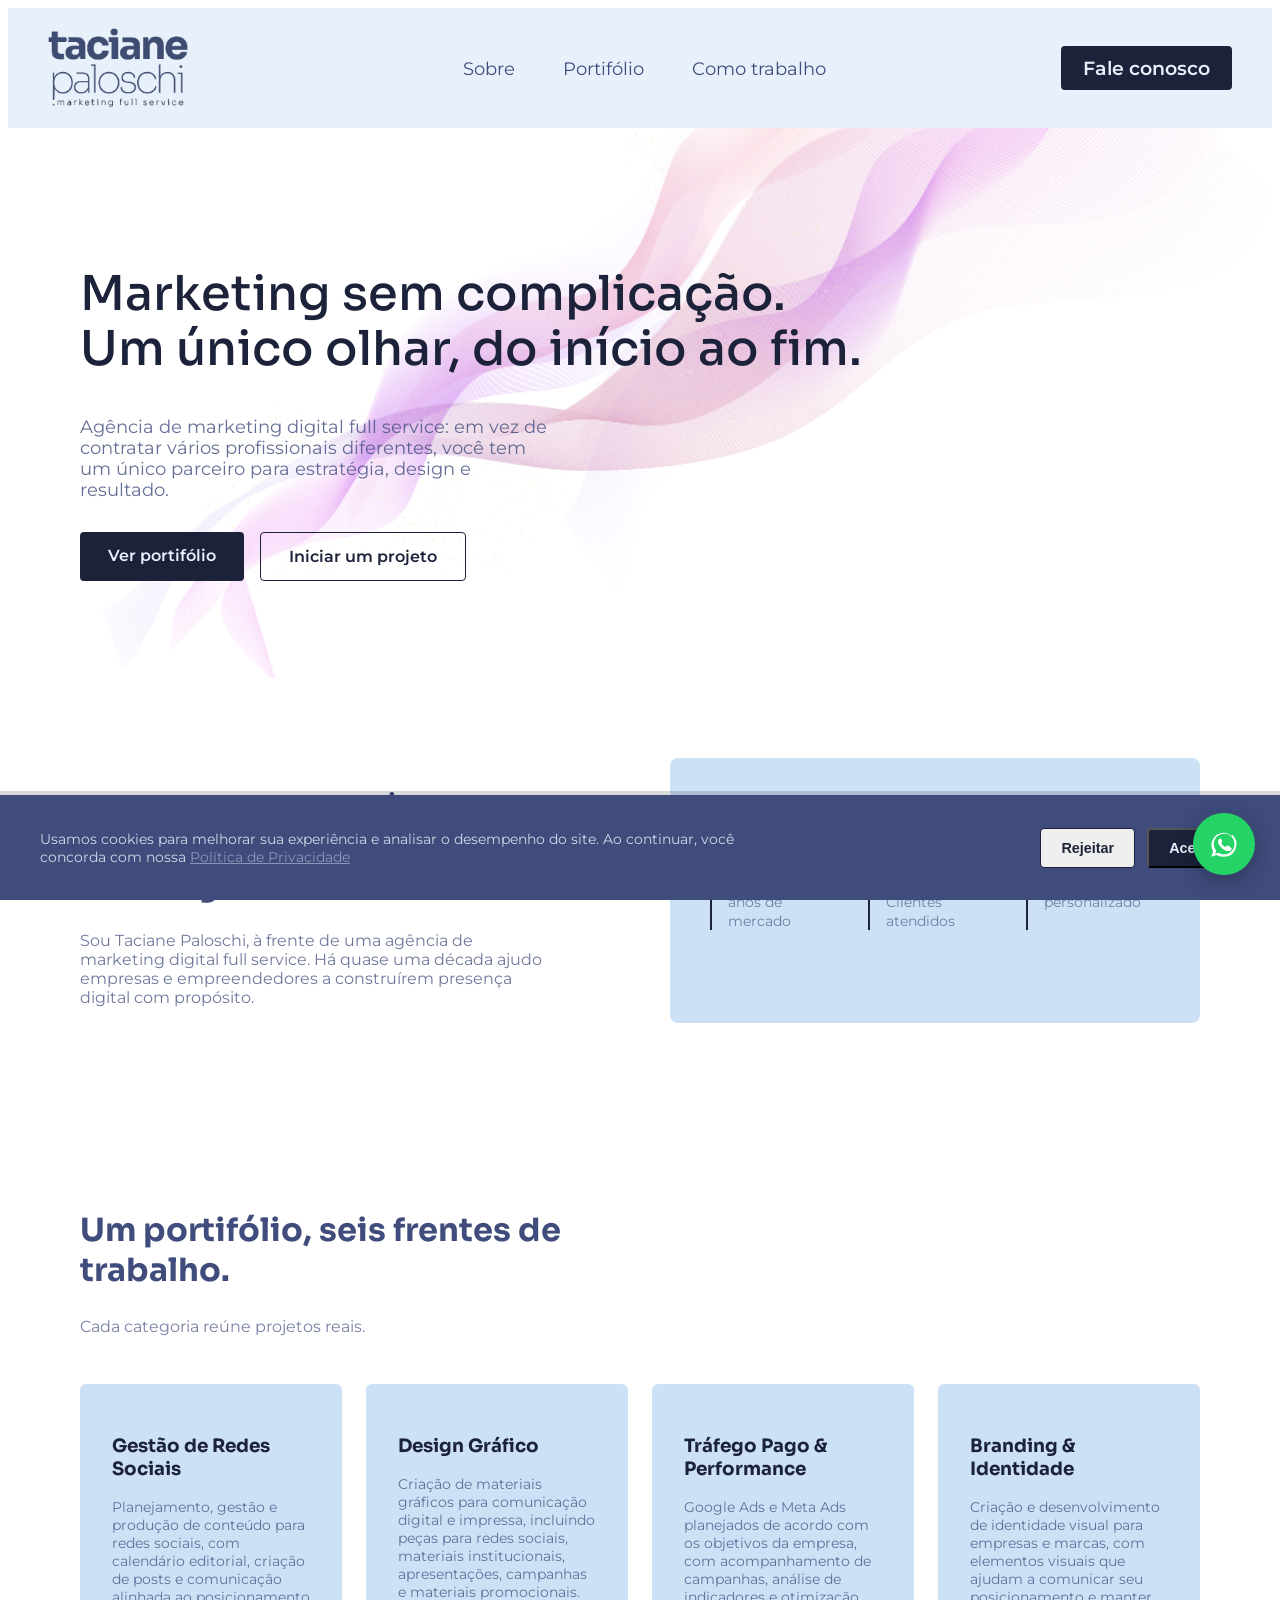
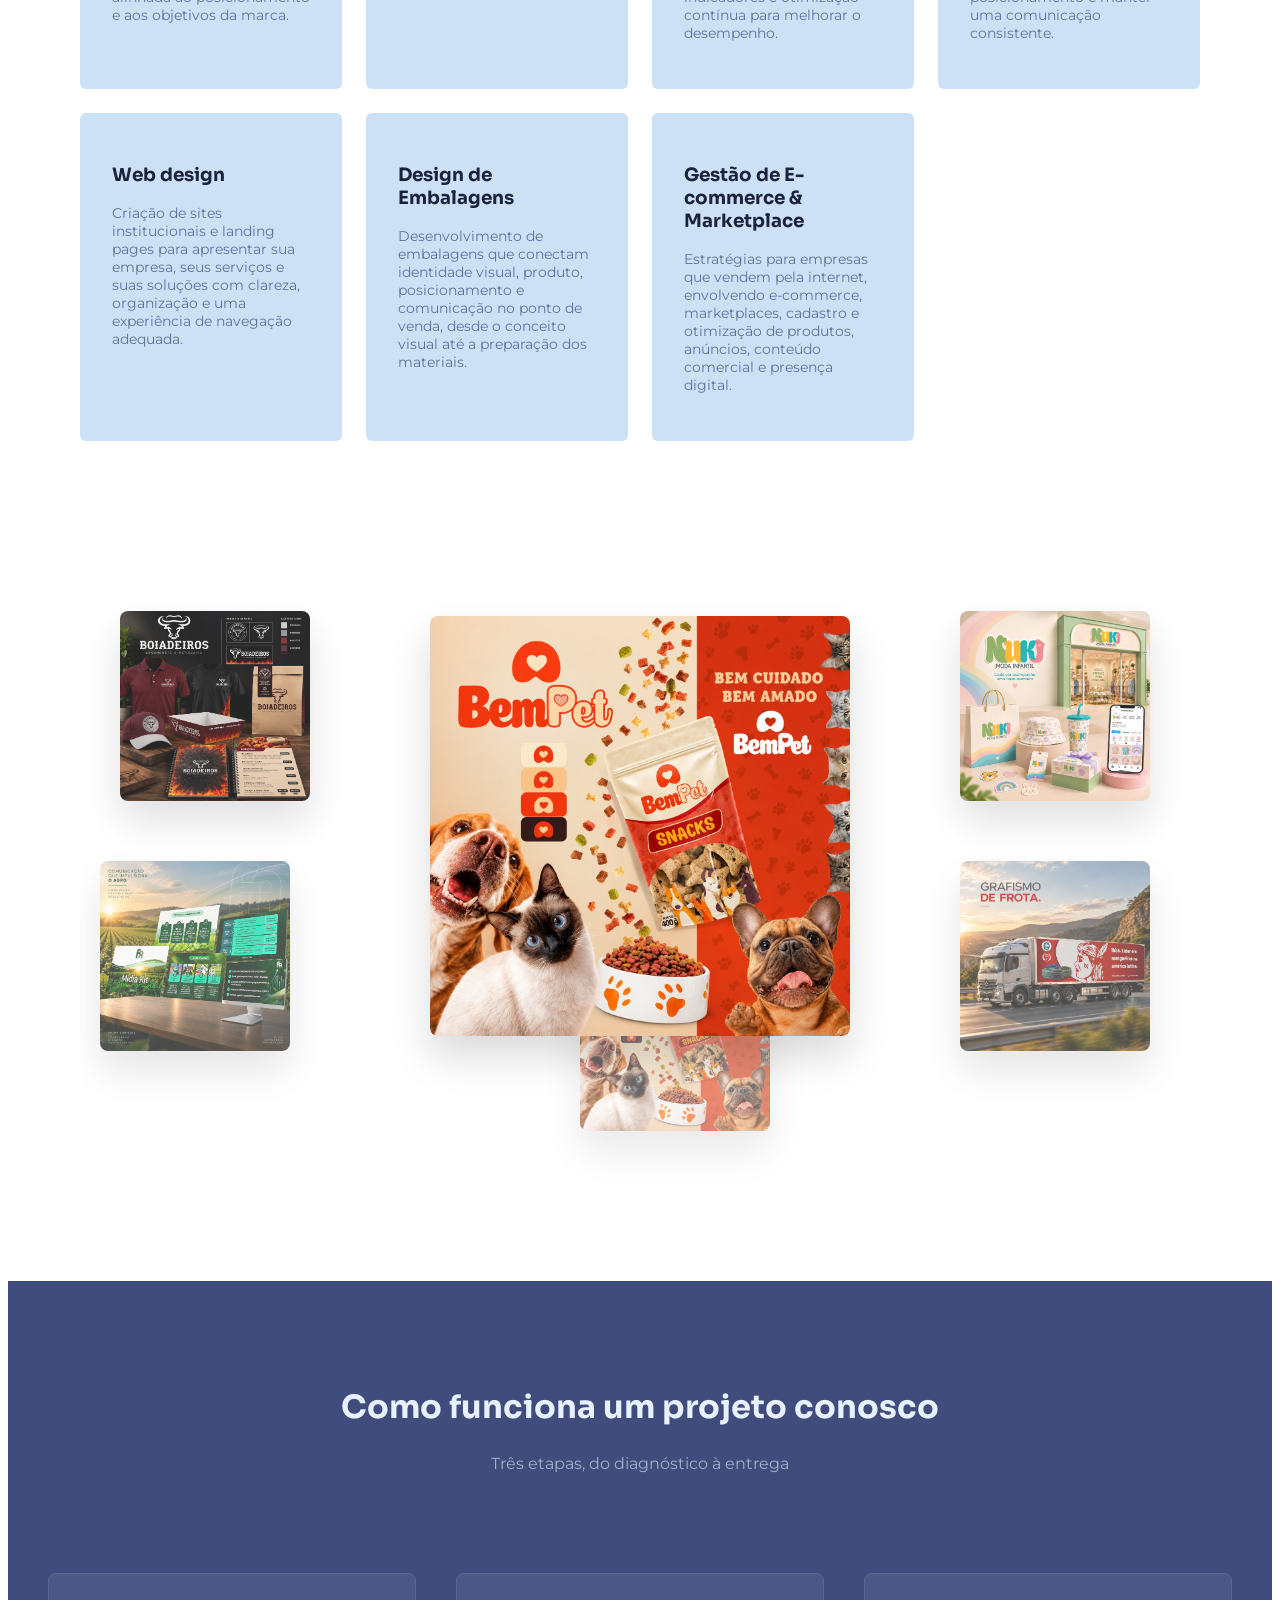
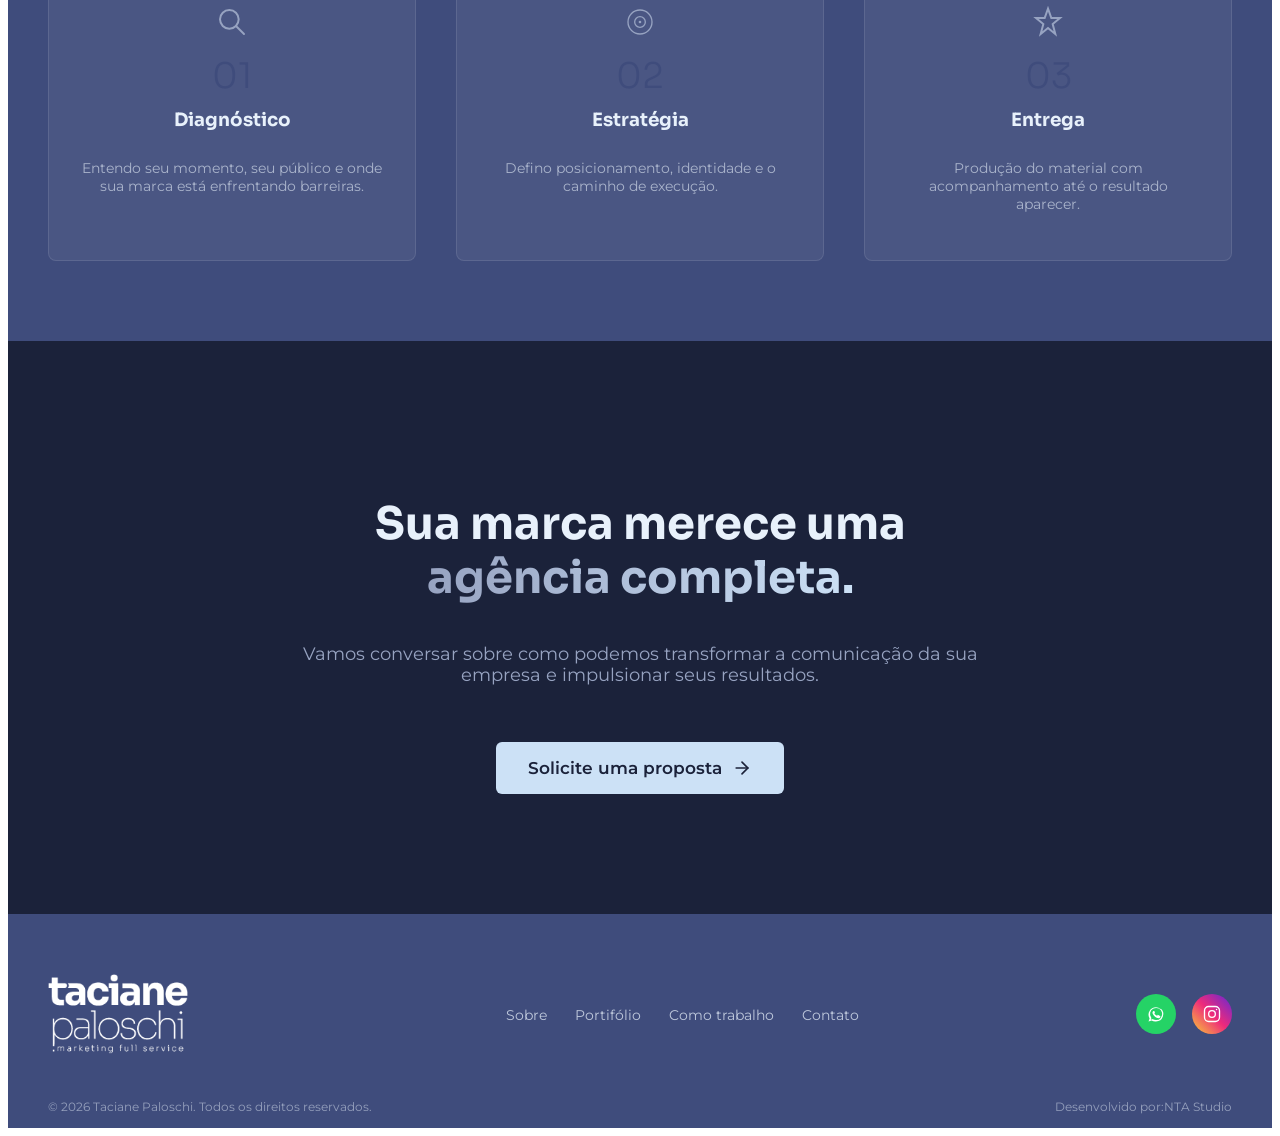
<file: index.html>
<!DOCTYPE html>
<html lang="pt-BR">
<head>
    <meta charset="UTF-8">
    <meta name="viewport" content="width=device-width, initial-scale=1.0">
    <meta name="description" content="Agência full service de marketing digital. Gestão de redes sociais, tráfego pago, identidade visual e sites em um só lugar.">
    <title>Taciane Paloschi | Marketing Digital</title>
    <link rel="icon" type="image/png" href="images/favicon.png">

    <meta property="og:title" content="Taciane Paloschi | Marketing digital">
    <meta property="og:description" content="Agência full service de marketing digital. Gestão de redes sociais, tráfego pago, identidade visual e sites em um só lugar.">
    <meta property="og:image" content="https://tacianepaloschi.lp.com.br/images/og-image.jpg">
    <meta property="og:url" content="https://tacianepaloschi.lp.com.br">
    <meta property="og:type" content="website">
    <meta property="og:locale" content="pt_BR">


    <link rel="preconnect" href="https://fonts.googleapis.com">
    <link rel="preconnect" href="https://fonts.gstatic.com" crossorigin>
    <link href="https://fonts.googleapis.com/css2?family=Montserrat:wght@400;500;600;700&family=Sora:wght@300;400;500;600&display=swap" rel="stylesheet">
    <link rel="stylesheet" href="style.css">


</head>

<a href="http://wa.me/46999825942" class="whatsapp-flutuante" target="_blank" rel="noopener noreferrer" aria-label="Falar pelo Whatsapp">
    <svg viewBox="0 0 24 24" fill="currentColor" aria-hidden="true">
        <path d="M17.6 6.3A8.9 8.9 0 0 0 12 4a8.9 8.9 0 0 0-7.7 13.4L3 21l3.7-1.2A8.9 8.9 0 0 0 12 21a8.9 8.9 0 0 0 5.6-15.7zM12 19.3a7.3 7.3 0 0 1-3.7-1l-.3-.2-2.2.7.7-2.1-.2-.3A7.3 7.3 0 1 1 12 19.3zm4-5.5c-.2-.1-1.3-.6-1.5-.7-.2-.1-.3-.1-.5.1-.1.2-.5.7-.6.8-.1.1-.2.1-.4 0-.2-.1-.9-.3-1.7-1a6.3 6.3 0 0 1-1.2-1.5c-.1-.2 0-.3.1-.4l.3-.4.2-.3v-.3l-.6-1.5c-.2-.4-.3-.3-.5-.3h-.4c-.1 0-.4 0-.6.3-.2.2-.8.8-.8 1.9s.9 2.2 1 2.3c.1.2 1.7 2.6 4 3.6.6.2 1 .4 1.4.5.6.2 1.1.1 1.5.1.5-.1 1.3-.5 1.5-1 .2-.5.2-.9.1-1z"></path>
    </svg>
</a>

<body>


   <header class="site-header">
    <nav class="navbar">
        <img src="images/logo.png" alt="Taciane Paloschi" class="logo">

        <button class="menu-toggle" id="menuToggle" aria-label="Abrir Menu">
            <svg viewBox="0 0 24 24" fill="none" stroke="currentColor" stroke-width="2" stroke-linecap="round">
                <line x1="3" y1="6" x2="21" y2="6"></line>
                <line x1="3" y1="12" x2="21" y2="12"></line>
                <line x1="3" y1="18" x2="21" y2="18"></line>
            </svg>
        </button>

        <ul class="nav-links" id="navLinks">
            <li><a href="#sobre">Sobre</a></li>
            <li><a href="#portfolio">Portifólio</a></li>
            <li><a href="#processo">Como trabalho</a></li>
        </ul>

        <a href="#contato" class="btn-nav">Fale conosco</a>
    </nav>
   </header> 


   <section class="hero">
    <div class="hero-content">
     <div class="hero-text">
        <h1>Marketing sem complicação. <br>Um único olhar, do início ao fim.</h1>
        <p>Agência de marketing digital full service: em vez de contratar vários profissionais diferentes, você tem um único parceiro para estratégia, design e resultado.</p>
        <div class="hero-actions">
            <a href="#portfolio" class="btn-primary">Ver portifólio</a>
            <a href="#contato" class="btn-outline">Iniciar um projeto</a>
        </div>
     </div>
    </div>
   </section>


   <section class="about" id="sobre">
    <div class="about-text">
        <h2>marcas que comunicam com verdade e crescem com estratégia.</h2>
        <p>Sou Taciane Paloschi, à frente de uma agência de marketing digital full service. Há quase uma década ajudo empresas e empreendedores a construírem presença digital com propósito.</p> 
    </div>


    <div class="stats-panel">
        <div class="stats">
            <div class="stat">
                <strong class="stat-number" data-target="8" data-prefix="+" data-pad="2">+00</strong>
                <span>anos de mercado</span>
            </div>
            <div class="stat">
                <strong class="stat-number" data-target="80" data-prefix="+" data-pad="2">+00</strong>
                <span>Clientes atendidos</span>
            </div>
            <div class="stat">
                <strong class="stat-number" data-target="100" data-suffix="%">0%</strong>
                <span>personalizado</span>
            </div>
        </div>
    </div>
   </section>


   <section class="portfolio" id="portfolio">
    <div class="section-head">
        <h2>Um portifólio, seis frentes de trabalho.</h2>
        <p>Cada categoria reúne projetos reais.</p>
    </div>

    <div class="portfolio-grid">
        <a href="#contato" class="p-card">
            <h3>Gestão de Redes Sociais</h3>
            <p>Planejamento, gestão e produção de conteúdo para redes sociais, com calendário editorial, criação de posts e comunicação alinhada ao posicionamento e aos objetivos da marca.</p>
        </a>
        <a href="#contato" class="p-card">
            <h3>Design Gráfico</h3>
            <p>Criação de materiais gráficos para comunicação digital e impressa, incluindo peças para redes sociais, materiais institucionais, apresentações, campanhas e materiais promocionais.</p>
        </a>
        <a href="#contato" class="p-card">
            <h3>Tráfego Pago &amp; Performance</h3>
            <p>Google Ads e Meta Ads planejados de acordo com os objetivos da empresa, com acompanhamento de campanhas, análise de indicadores e otimização contínua para melhorar o desempenho.</p>
        </a>
        <a href="#contato" class="p-card">
            <h3>Branding &amp; Identidade</h3>
            <p>Criação e desenvolvimento de identidade visual para empresas e marcas, com elementos visuais que ajudam a comunicar seu posicionamento e manter uma comunicação consistente.</p>
        </a>
        <a href="#contato" class="p-card">
            <h3>Web design</h3>
            <p>Criação de sites institucionais e landing pages para apresentar sua empresa, seus serviços e suas soluções com clareza, organização e uma experiência de navegação adequada.</p>
        </a>
        <a href="#contato" class="p-card">
            <h3>Design de Embalagens</h3>
            <p>Desenvolvimento de embalagens que conectam identidade visual, produto, posicionamento e comunicação no ponto de venda, desde o conceito visual até a preparação dos materiais.</p>
        </a>
        <a href="#contato" class="p-card">
            <h3>Gestão de E-commerce & Marketplace</h3>
            <p>Estratégias para empresas que vendem pela internet, envolvendo e-commerce, marketplaces, cadastro e otimização de produtos, anúncios, conteúdo comercial e presença digital.</p>
        </a>
    </div>
   </section>


   <section class="mosaic-section" id="mosaico">
    <div class="mosaic-wrapper">
        <div class="mosaic" id="mosaicTrack">
            <img src="images/mosaico-1.jpeg" class="mosaic-item" alt="projeto de branding">
            <img src="images/mosaico-2.jpeg" class="mosaic-item" alt="projeto de redes sociais">
            <img src="images/mosaico-3.jpeg" class="mosaic-item" alt="projeto de web design">
            <img src="images/mosaico-4.jpeg" class="mosaic-item" alt="projeto de embalagem">
            <img src="images/mosaico-5.jpeg" class="mosaic-item" alt="projeto de design gráfico">
            <img src="images/mosaico-6.jpeg" class="mosaic-item" alt="projeto de e-commerce">
        </div>

        <button class="mosaic-arrow mosaic-arrow-left" id="mosaicPrev" aria-label="Imagem anterior">
            <svg viewBox="0 0 24 24" fill="none" stroke="currentColor" stroke-width="2" stroke-linecap="round">
                <polyline points="18 18 9 12 15 6"></polyline>
            </svg>
        </button>

        <button class="mosaic-arrow mosaic-arrow-right" id="mosaicNext" aria-label="Próxima imagem">
            <svg viewBox="0 0 24 24" fill="none" stroke="currentColor" stroke-width="2" stroke-linecap="round">
                <polyline points="9 18 15 12 9 6"></polyline>
            </svg>
        </button>
    </div>
   </section>


   <section class="process" id="processo">
    <div class="section-head">
        <h2>Como funciona um projeto conosco</h2>
        <p>Três etapas, do diagnóstico à entrega</p>
    </div>


    <div class="process-list">
        <div class="step">
            <svg class="step-icon" viewBox="0 0 24 24" fill="none" stroke="currentColor" stroke-width="1.5" stroke-linecap="round">
                <circle cx="10" cy="10" r="7"></circle>
                <line x1="21" y1="21" x2="15" y2="15"></line>
            </svg>
            <span class="step-number">01</span>
            <h3>Diagnóstico</h3>
            <p>Entendo seu momento, seu público e onde sua marca está enfrentando barreiras.</p>
        </div>
        <div class="step">
            <svg class="step-icon" viewBox="0 0 24 24" fill="none" stroke="currentColor" stroke=-width=1.5>
                <circle cx="12" cy="12" r="9"></circle>
                <circle cx="12" cy="12" r="4"></circle>
                <circle cx="12" cy="12" r="0.5" fill="currentColor"></circle>
            </svg>
            <span class="step-number">02</span>
            <h3>Estratégia</h3>
            <p>Defino posicionamento, identidade e o caminho de execução.</p>
        </div>
        <div class="step">
            <svg class="step-icon" viewBox="0 0 24 24" fill="none" stroke="currentColor" stroke-width="1.5">
                <path d="M12 2l2.5 7H21l-5.5 4.5L17.5 21 12 16.5 6.5 21l2-7.5L3 9h6.5z"></path>
            </svg>
            <span class="step-number">03</span>
            <h3>Entrega</h3>
            <p>Produção do material com acompanhamento até o resultado aparecer.</p>
        </div>
    </div>
   </section>


   <section class="cta-final" id="contato">
    <div class="cta-content">
        <h2>Sua marca merece uma <span class="gradient-text">agência completa.</span></h2>
        <p>Vamos conversar sobre como podemos transformar a comunicação da sua empresa e impulsionar seus resultados.</p>
        <a href="https://wa.me/46999825942" class="btn-cta-final" target="_blank" rel="noopener">Solicite uma proposta
            <svg viewBox="0 0 24 24" fill="none" stroke="currentColor" stroke-width="2" stroke-linecap="round">
                <line x1="5" y1="12" x2="19" y2="12"></line>
                <polyline points="12 5 19 12 12 19"></polyline>
            </svg>
        </a>
    </div>
   </section>

   <footer class="site-footer">
    <div class="footer-top">
        <img src="images/logo-footer.png" alt="Taciane Paloschi" class="footer-logo">

        <ul class="footer-links">
            <li><a href="#sobre">Sobre</a></li>
            <li><a href="#portfolio">Portifólio</a></li>
            <li><a href="#processo">Como trabalho</a></li>
            <li><a href="#contato">Contato</a></li>
        </ul>

        <div class="social-icons">
            <a href="https://wa.me/46999825942" class="social-icon whatsapp" target="_blank" rel="noopener" aria-label="whatsapp">
                <svg viewBox="0 0 24 24" fill="currentColor">
                    <path d="M17.6 6.3A8.9 8.9 0 0 0 12 4a8.9 8.9 0 0 0-7.7 13.4L3 21l3.7-1.2A8.9 8.9 0 0 0 12 21a8.9 8.9 0 0 0 5.6-15.7zM12 19.3a7.3 7.3 0 0 1-3.7-1l-.3-.2-2.2.7.7-2.1-.2-.3A7.3 7.3 0 1 1 12 19.3zm4-5.5c-.2-.1-1.3-.6-1.5-.7-.2-.1-.3-.1-.5.1-.1.2-.5.7-.6.8-.1.1-.2.1-.4 0-.2-.1-.9-.3-1.7-1a6.3 6.3 0 0 1-1.2-1.5c-.1-.2 0-.3.1-.4l.3-.4.2-.3v-.3l-.6-1.5c-.2-.4-.3-.3-.5-.3h-.4c-.1 0-.4 0-.6.3-.2.2-.8.8-.8 1.9s.9 2.2 1 2.3c.1.2 1.7 2.6 4 3.6.6.2 1 .4 1.4.5.6.2 1.1.1 1.5.1.5-.1 1.3-.5 1.5-1 .2-.5.2-.9.1-1z"></path>
                </svg>
            </a>

            <a href="https://www.instagram.com/tpagenciamarketing/" class="social-icon instagram" target="_blank" rel="noopener" aria-label="Instagram">
                <svg viewBox="0 0 24 24" fill="none" stroke="currentColor" stroke-width="1.6">
                    <rect x="3" y="3" width="18" height="18" rx="5"></rect>
                    <circle cx="12" cy="12" r="4"></circle>
                    <circle cx="17.5" cy="6.5" r="0.9" fill="currentColor" stroke="none"></circle>
                </svg>
            </a>
        </div>
    </div>

    <div class="footer-bottom">
        <p class="footer-copy">&copy; 2026 Taciane Paloschi. Todos os direitos reservados.</p>
        <p class="footer-credit">Desenvolvido por:<a href="https://www.instagram.com/neumann_ademir/" target="_blank" rel="noopener noreferrer">NTA Studio</a></p>
    </div>
   </footer>
   
   <div class="cookie-banner" id="cookieBanner">
    <p>Usamos cookies para melhorar sua experiência e analisar o desempenho do site. Ao continuar, você concorda com nossa <a href="politica-privacidade.html">Política de Privacidade</a></p>
    <div class="cookie-actions">
        <button class="btn-outline btn-cookie" id="cookieReject">Rejeitar</button>
        <button class="btn-primary btn-cookie" id="cookieAccept">Aceitar</button>
    </div>
   </div>

   <script src="script.js"></script>

</body>
</html>
</file>
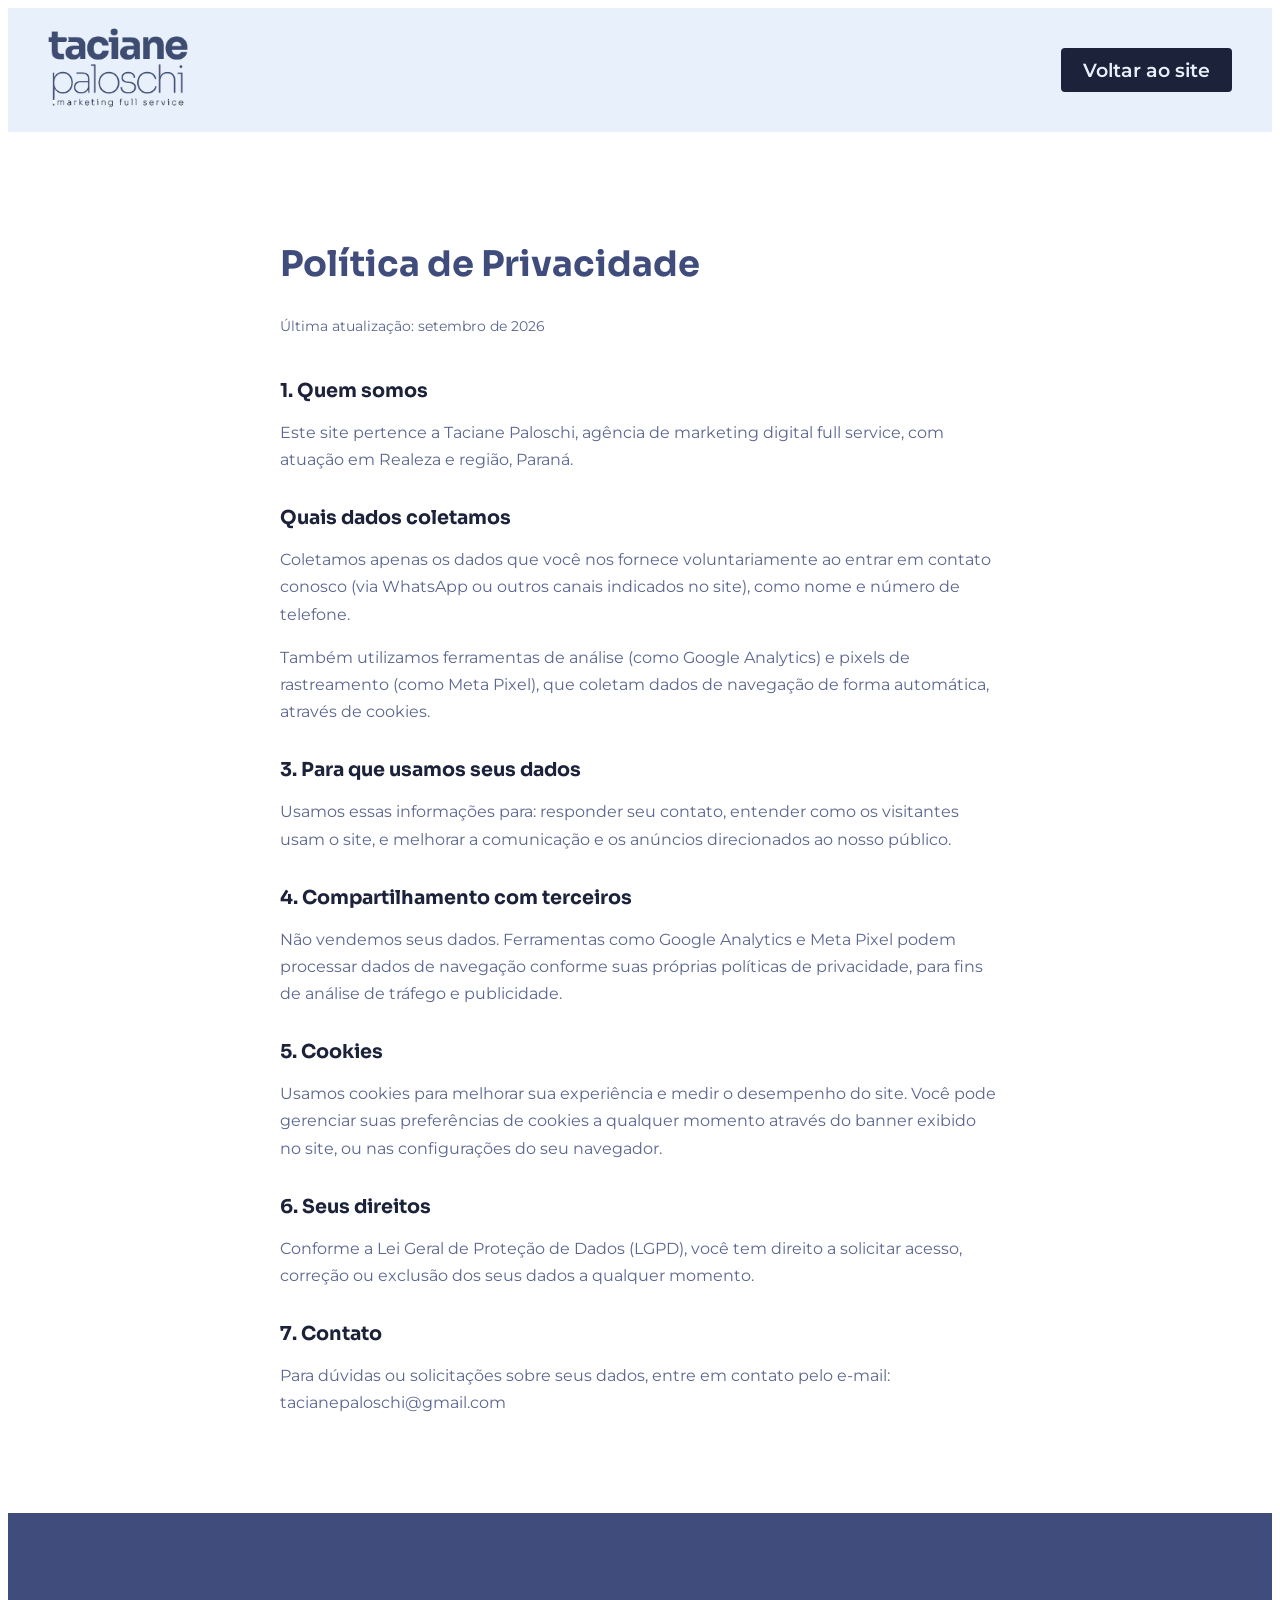
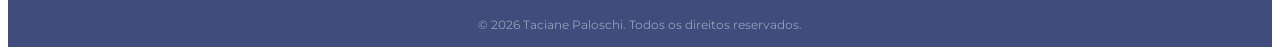
<file: politica-privacidade.html>
<!DOCTYPE html>
<html lang="pt-BR">
<head>
    <meta charset="UTF-8">
    <meta name="viewport" content="width=device-width, initial-scale=1.0">
    <title>Política de Privacidade | Taciane Paloschi</title>

    <link rel="preconnect" href="https://fonts.googleapis.com">
    <link rel="preconnect" href="https://fonts.gstatic.com" crossorigin>
    <link href="https://fonts.googleapis.com/css2?family=Montserrat:wght@400;500;600;700&family=Sora:wght@300;400;500;600&display=swap" rel="stylesheet">
    <link rel="stylesheet" href="style.css">
</head>
<body>
    <header class="site-header">
        <nav class="navbar">
            <a href="index.html"><img src="images/logo.png" alt="Taciane Paloschi" class="logo"></a>
            <a href="index.html" class="btn-nav">Voltar ao site</a>
        </nav>
    </header>

    <section class="legal-page">
        <div class="legal-content">
            <h1>Política de Privacidade</h1>
            <p class="legal-updated">Última atualização: setembro de 2026</p>

            <h2>1. Quem somos</h2>
            <p>Este site pertence a Taciane Paloschi, agência de marketing digital full service, com atuação em Realeza e região, Paraná.</p>

            <h2>Quais dados coletamos</h2>
            <p>Coletamos apenas os dados que você nos fornece voluntariamente ao entrar em contato conosco (via WhatsApp ou outros canais indicados no site), como nome e número de telefone.</p>
            <p>Também utilizamos ferramentas de análise (como Google Analytics) e pixels de rastreamento (como Meta Pixel), que coletam dados de navegação de forma automática, através de cookies.</p>

            <h2>3. Para que usamos seus dados</h2>
            <p>Usamos essas informações para: responder seu contato, entender como os visitantes usam o site, e melhorar a comunicação e os anúncios direcionados ao nosso público.</p>

            <h2>4. Compartilhamento com terceiros</h2>
            <p>Não vendemos seus dados. Ferramentas como Google Analytics e Meta Pixel podem processar dados de navegação conforme suas próprias políticas de privacidade, para fins de análise de tráfego e publicidade.</p>

            <h2>5. Cookies</h2>
            <p>Usamos cookies para melhorar sua experiência e medir o desempenho do site. Você pode gerenciar suas preferências de cookies a qualquer momento através do banner exibido no site, ou nas configurações do seu navegador.</p>

            <h2>6. Seus direitos</h2>
            <p>Conforme a Lei Geral de Proteção de Dados (LGPD), você tem direito a solicitar acesso, correção ou exclusão dos seus dados a qualquer momento.</p>

            <h2>7. Contato</h2>
            <p>Para dúvidas ou solicitações sobre seus dados, entre em contato pelo e-mail: tacianepaloschi@gmail.com</p>
        </div>

    </section>

    <footer class="site-footer">
        <div class="footer-bottom legal-footer">
            <p class="footer-copy">&copy; 2026 Taciane Paloschi. Todos os direitos reservados.</p>
        </div>
    </footer>

    <div class="cookie-banner" id="cookieBanner">
        <p>Usamos cookies para melhorar sua experiência e analisar o desempenho do site. Ao continuar, você concorda com nossa <a href="politica-privacidade.html">Política de Privacidade</a></p>
        <div class="cookie-actions">
            <button class="btn-outline btn-cookie" id="cookieReject">Recusar</button>
            <button class="btn-primary btn-cookie" id="cookieAccept">Aceitar</button>
        </div>    
    </div>

    <script src="script.js"></script>

</body>
</html>
</file>
<file: style.css>
* {
    box-sizing: border-box;
}


:root {
    --color-dark: #3f4c7c;
    --color-primary-hover: #97a3c1;
    --color-primary: #1b223a;
    --color-surface: #cce1f6;
    --color-light: #e8f1fb;
}


body {
    font-family: 'Montserrat', sans-serif;
    color: var(--color-dark);
}


/* ================== */
/* HEADER */
/* ================== */


.navbar {
    position: relative;
    display: flex;
    align-items: center;
    justify-content: space-between;
    padding: 20px 40px;
    background-color: var(--color-light);
}


.nav-links {
    display: flex;
    gap: 48px;
    list-style: none;
}


.logo {
    width: 140px;
    height: auto;
}


.nav-links a {
    font-size: 1.1rem;
    text-decoration: none;
    color: var(--color-dark);
}


.nav-links a:visited {
    color: var(--color-dark);
}


.btn-nav {
    background-color: var(--color-primary);
    color: var(--color-light);
    padding: 10px 22px;
    border-radius: 4px;
    text-decoration: none;
    font-weight: 600;
    font-size: 1.2rem;
    transition: background-color 0.2s ease;
}


.btn-nav:hover {
    background-color: var(--color-primary-hover);
}


.menu-toggle {
    display: none;
    background: none;
    border: none;
    cursor: pointer;
    color: var(--color-dark);
    width: 32px;
    height: 32px;
}

/* Header reponsivo */
@media (max-width: 768px) {
    .menu-toggle {
        display: block;
    }

    .nav-links {
        display: none;
        position: absolute;
        top: 100%;
        left: 0;
        width: 100%;
        flex-direction: column;
        background-color: var(--color-light);
        padding: 20px 40px;
        gap: 20px;
    }


    .nav-links.open {
        display: flex;
    }
}


/* ================== */
/* HERO */
/* ================== */


.hero {
    background-image: url('images/hero.png');
    background-size: cover;
    background-position: center;
    background-repeat: no-repeat;
    min-height: 50ch;
    display: flex;
    align-items: center;
}


.hero-content {
    width: 100%;
    max-width: 1200px;
    margin: 0 auto;
    padding: 0 40px;
}


.hero-text h1 {
    font-family: 'Sora';
    font-size: 3rem;
    font-weight: 500;
    line-height: 1.15;
    color: var(--color-primary);
}


.hero-text h1 em {
    font-style: italic;
    font-weight: 300;
    color: var(--color-primary);
}


.hero-text p {
    font-size: 1.1rem;
    opacity: 0.8;
    margin-top: 20px;
    max-width: 40ch;
}


.hero-actions {
    display: flex;
    gap: 16px;
    margin-top: 32px;
}


.btn-primary {
    background-color: var(--color-primary);
    color: var(--color-light);
    padding: 14px 28px;
    border-radius: 4px;
    text-decoration: none;
    font-weight: 600;
}


.btn-outline {
    border: 1.5px solid var(--color-primary);
    color: var(--color-primary);
    padding: 14px 28px;
    border-radius: 4px;
    text-decoration: none;
    font-weight: 600;
}


/* Hero responsivo */
@media (max-width:768px) {
    .hero {
        min-height: 40ch;
    }


    .hero-content {
        padding: 0 24px;
    }


    .hero-text h1 {
        font-size: 2rem;
    }


    .hero-text p {
        font-size: 1rem;
        max-width: 100%;
    }


    .hero-actions {
        flex-direction: column;
        align-items: stretch;
    }


    .btn-primary,
    .btn-outline {
        text-align: center;
    }
}


/* ================== */
/* SOBRE */
/* ================== */


.about {
    display: grid;
    grid-template-columns: 1fr 1fr;
    gap: 60px;
    padding: 80px 40px;
    max-width: 1200px;
    margin: 0 auto;
    align-items: stretch;
}


.stats-panel {
    background-color: var(--color-surface);
    border-radius: 8px;
    padding: 40px;
    display: flex;
    align-items: center;
}


.about-text h2 {
    font-family: 'Sora';
    font-size: 2rem;
    font-weight: 500;
    color: var(--color-dark);
    line-height: 1.25;
}


.about-text p {
    margin-top: 20px;
    opacity: 0.75;
    max-width: 42ch;
}


.stats {
    display: grid;
    grid-template-columns: repeat(3, 1fr);
    gap: 24px;
    width: 100%;
}


.stat {
    border-left: 2px solid var(--color-primary);
    padding-left: 16px;
}


.stat strong {
    display: block;
    font-family: 'Sora';
    font-size: 2rem;
    color: var(--color-dark);
}


.stat span {
    font-size: 0.85rem;
    opacity: 0.65;
}


/* Sobre responsivo */
@media (max-width: 768px) {
    .about {
        grid-template-columns: 1fr;
        padding: 60px 24px;
        gap: 40px;
    }


    .about-text h2 {
        font-size: 1.6rem;
    }


    .stats {
        grid-template-columns: 1fr;
        gap: 20px;
    }


    .stats-panel {
        padding: 24px;
    }
}


/* ================== */
/* PORTIFÓLIO */
/* ================== */


.portfolio {
    padding: 80px 40px;
    max-width: 1200px;
    margin: 0 auto;
}


.section-head {
    max-width: 500px;
    margin-bottom: 48px;
}


.section-head h2 {
    font-family: 'Sora';
    font-size: 2rem;
    color: var(--color-dark);
}


.section-head p {
    margin-top: 12px;
    opacity: 0.7;
}


.portfolio-grid {
    display: grid;
    grid-template-columns: repeat(auto-fit, minmax(260px, 1fr));
    gap: 24px;
}


.p-card {
    background-color: var(--color-surface);
    padding: 32px;
    border-radius: 6px;
    text-decoration: none;
    color: var(--color-dark);
    transition: transform 0.2s ease;
}


.p-card:hover {
    transform: translateY(-4px);
}


.p-card h3 {
    font-family: 'Sora';
    font-size: 1.15rem;
    color: var(--color-primary);
}


.p-card p {
    margin-top: 8px;
    font-size: 0.9rem;
    opacity: 0.75;
}


/* Portifolio responsivo */
@media (max-width: 768px) {
    .portfolio {
        padding: 60px 24px;
    }


    .section-head h2 {
        font-size: 1.6rem;
    }


    .portfolio-grid {
        grid-template-columns: 1fr;
    }


    .p-card {
        padding: 24px;
    }
}


/* ================== */
/* MOSAICO */
/* ================== */


.mosaic-section {
    padding: 80px 40px;
    max-width: 1200px;
    margin: 0 auto;
}


.mosaic {
    position: relative;
    height: 600px;
    overflow: hidden;
}


.mosaic-item {
    position: absolute;
    border-radius: 8px;
    box-shadow: 0 20px 40px rgba(0, 0, 0, 0.15);
    object-fit: cover;
    transition: all 0.9s ease;
}


/* Posição principal: centro, grande, na frente */
.pos-0 {
    width: 420px;
    height: 420px;
    top: 15px;
    left: 350px;
    z-index: 5;
    opacity: 1;
}


/* Posições secundárias: menores, ao redor, atrás */
.pos-1 {
    width: 190px;
    height: 190px;
    top: 10px;
    left: 40px;
    z-index: 3;
    opacity: 0.85;
}


.pos-2 {
    width: 190px;
    height: 190px;
    top: 10px;
    left: 880px;
    z-index: 3;
    opacity: 0.85;
}


.pos-3 {
    width: 190px;
    height: 190px;
    top: 260px;
    left: 20px;
    z-index: 2;
    opacity: 0.7;
}


.pos-4 {
    width: 190px;
    height: 190px;
    top: 260px;
    left: 880px;
    z-index: 2;
    opacity: 0.7;
}


.pos-5 {
    width: 190px;
    height: 190px;
    top: 340px;
    left: 500px;
    z-index: 1;
    opacity: 0.6;
}


.mosaic-arrow {
    display: none;
}


/* Mosaico responsivo (carrossel) */
@media (max-width: 768px) {
    .mosaic-section {
        padding: 60px 0;
    }


    .mosaic-wrapper {
        position: relative;
    }


    .mosaic {
        height: auto;
        display: flex;
        overflow-x: auto;
        scroll-snap-type: x mandatory;
        gap: 12px;
        padding: 0 24px;
        -webkit-overflow-scrolling: touch;
    }


    .mosaic::-webkit-scrollbar {
        display: none;
    }


    .pos-0,
    .pos-1,
    .pos-2,
    .pos-3,
    .pos-4,
    .pos-5 {
        position: static;
        flex: 0 0 80%;
        aspect-ratio: 1 / 1;
        scroll-snap-align: center;
        top: auto;
        left: auto;
        z-index: auto;
        opacity: 1;
    }


    .mosaic-arrow {
        position: absolute;
        top: 50%;
        transform: translateY(-50%);
        width: 40px;
        height: 40px;
        border-radius: 50%;
        border: none;
        background-color: rgba(0, 0, 0, 0.3);
        color: #ffffff;
        display: flex;
        align-items: center;
        justify-content: center;
        cursor: pointer;
        z-index: 10;
    }


    .mosaic-arrow-left {
        left: 4px;
    }


    .mosaic-arrow-right {
        right: 4px;
    }


    .mosaic-arrow svg {
        width: 20px;
        height: 20px;
    }

}


/* ================== */
/* PROCESSO */
/* ================== */

.process {
    background-color: var(--color-dark);
    padding: 80px 40px;
}


.process .section-head {
    text-align: center;
    max-width: 600px;
    margin: 0 auto;
}


.process .section-head h2,
.process .section-head p {
    color: var(--color-light);    
}


.process .section-head p {
    opacity: 0.6;
}


.process-list {
    display: grid;
    grid-template-columns: repeat(auto-fit, minmax(240px, 1fr));
    gap: 40px;
    max-width: 1200px;
    margin: 100px auto 0;
}


.step-number {
    font-family: 'Sora';
    font-size: 2.2rem;
    font-weight: 300;
    color: var(--color-dark)
}


.step h3 {
    font-family: 'Sora';
    font-size: 1.15rem;
    color: var(--color-light);
    margin-top: 10px;
}


.step p {
    font-size: 0.9rem;
    color: var(--color-light);
    opacity: 0.6;
    margin-top: 10px;
}


.step {
    position: relative;
    display: flex;
    flex-direction: column;
    align-items: center;
    text-align: center;
    background-color: rgba(255, 255, 255, 0.06);
    padding: 32px;
    border-radius: 8px;
    border: 1px solid rgba(255, 255, 255, 0.1);
    transition: transform 0.25s ease, background-color 0.25s ease;
}


.step-icon {
    width: 32px;
    height: 32px;
    color: var(--color-primary-hover);
    margin-bottom: 16px;
}


/* Processo responsivo */
@media (max-width: 768px) {
    .process {
        padding: 60px 24px;
    }


    .process .section-head h2 {
        font-size: 1.6rem;
    }


    .process-list {
        grid-template-columns: 1fr;
        margin-top: 48px;
        gap: 24px;
    }


    .step {
        padding: 24px;
    }
}


/* ================== */
/* CTA FINAL */
/* ================== */


.cta-final {
    background-color: var(--color-primary);
    padding: 120px 40px;
    text-align: center;
}


.cta-content {
    max-width: 700px;
    margin: 0 auto;
}


.cta-final h2 {
    font-family: 'Sora';
    font-size: 2.8rem;
    font-weight: 700;
    line-height: 1.2;
    color: var(--color-light);
}


.gradient-text {
    background: linear-gradient(90deg, var(--color-primary-hover), var(--color-surface));
    -webkit-background-clip: text;
    background-clip: text;
    color: transparent;
}


.cta-final p {
    margin-top: 24px;
    font-size: 1.1rem;
    color: var(--color-primary-hover);
}


.btn-cta-final {
    display: inline-flex;
    align-items: center;
    gap: 10px;
    margin-top: 40px;
    background-color: var(--color-surface);
    color: var(--color-primary);
    padding: 16px 32px;
    border-radius: 6px;
    text-decoration: none;
    font-weight: 600;
    font-size: 1.05rem;
    transition: transform 0.2s ease, background-color 0.2s ease;
}


.btn-cta-final:hover {
    background-color: var(--color-light);
    transform: translateX(4px);
}


.btn-cta-final svg {
    width: 20px;
    height: 20px;
}


/* ================== */
/* FOOTER */
/* ================== */

.site-footer {
    background-color: var(--color-dark);
    padding: 60px 40px 2px 40px;
}


.footer-top {
    display: flex;
    justify-content: space-between;
    align-items: center;
    max-width: 1200px;
    margin: 0 auto;
}


.footer-logo {
    width: 140px;
    height: auto;
}


.footer-links {
    display: flex;
    gap: 28px;
    list-style: none;
}


.footer-links a {
    color: var(--color-light);
    text-decoration: none;
    font-size: 0.88rem;
    opacity: 0.75;
}


.footer-links a:visited {
    color: var(--color-light);
}


.footer-bottom {
    display: flex;
    justify-content: space-between;
    align-items: center;
    max-width: 1200px;
    margin: 32px auto 0;
}


.footer-copy,
.footer-credit {
    font-size: 0.78rem;
    color: var(--color-light);
    opacity: 0.5;
}


.footer-credit a {
    color: inherit;
    text-decoration: none;
}


.footer-credit a:hover {
    text-decoration: underline;
}


.social-icons {
    display: flex;
    gap: 16px;
}


.social-icon {
    width: 40px;
    height: 40px;
    border-radius: 50%;
    background-color: rgba(255, 255, 255, 0.1);
    display: flex;
    align-items: center;
    justify-content: center;
    color: var(--color-light);
    transition: background-color 0.2s ease, transform 0.2s ease;
}


.social-icon svg {
    width: 20px;
    height: 20px;
}


.social-icon:hover {
    background-color: var(--color-primary-hover);
    transform: translateY(-3px);
}


.social-icon.whatsapp {
    background-color: #25d366;
    color: #ffffff;
}


.social-icon.whatsapp:hover {
    background-color: #1ebe5a;
}


.social-icon.instagram {
    background: linear-gradient(45deg, #f9ce34, #ee2a7b, #6228d7);
    color: #ffffff;
}


.social-icon.instagram:hover {
    opacity: 0.85;
}


.social-icon.linkedin {
    background-color: #0a66c2;
    color: #ffffff;
}


.social-icon.linkedin:hover {
    background-color: #084d94;
}


/* Footer responsivo */
@media (max-width: 768px) {
    .site-footer {
        padding: 48px 24px 2px 24px;
    }


    .footer-top {
        flex-direction: column;
        align-items: center;
        gap: 28px;
        text-align: center;
    }


    .footer-links {
        flex-direction: column;
        align-items: center;
        gap: 16px;
    }


    .footer-bottom {
        flex-direction: column;
        gap: 8px;
        text-align: center;
    }
}


/* ================== */
/* WHATSAPP FLUTUANTE */
/* ================== */


.whatsapp-flutuante {
    position: fixed;
    right: 25px;
    bottom: 25px;
    width: 62px;
    height: 62px;
    display: flex;
    align-items: center;
    justify-content: center;
    background-color: #25d366;
    color: #ffffff;
    border-radius: 50%;
    text-decoration: none;
    z-index: 9999;
    box-shadow: 0 5px 20px rgba(0, 0, 0, 0.25);
    animation: whatsapp-pulsar 1.8s infinite;
}


/* Ícone */
.whatsapp-flutuante svg {
    width: 34px;
    height: 34px;
}


/* Animação */
@keyframes whatsapp-pulsar {
    0% {
        transform: scale(1);
        box-shadow: 0 5px 20px rgb(0, 0, 0, 0.25);
    }

    50% {
        transform: scale(1.12);
        box-shadow: 0 5px 20px rgba(37, 211, 102, 0.6);
    }

    100% {
        transform: scale(1);
        box-shadow: 0 5px 20px rgba(0, 0, 0, 0.25);
    }
}


/* Efeito ao passar o mouse */
.whatsapp-flutuante:hover {
    transform: scale(1.15);
    animation-play-state: paused;
}


/* Celular */
@media (max-width: 768px) {
    .whatsapp-flutuante {
        width: 56px;
        height: 56px;
        right: 18px;
        bottom: 18px;
    }


    .whatsapp-flutuante svg {
        width: 30px;
        height: 30px;
    }
}


/* ================== */
/* PÁGINA LEGAL (Política/Cookies) */
/* ================== */


.legal-page {
    padding: 80px 40px;
    max-width: 800px;
    margin: 0 auto;
}


.legal-content h1 {
    font-family: 'Sora';
    font-size: 2.2rem;
    color: var(--color-dark);
}


.legal-updated {
    font-size: 0.85rem;
    opacity: 0.6;
    margin-top: 8px;
    margin-bottom: 40px;
}


.legal-content h2 {
    font-family: 'Sora';
    font-size: 1.2rem;
    color: var(--color-primary);
    margin-top: 32px;
    margin-bottom: 12px;
}


.legal-content p {
    line-height: 1.7;
    opacity: 0.85;
}


.legal-footer {
    justify-content: center;
}


/* ================== */
/* BANNER DE COOKIES */
/* ================== */


.cookie-banner {
    display: none;
    position: fixed;
    bottom: 0;
    left: 0;
    width: 100%;
    background-color: var(--color-dark);
    color: var(--color-light);
    padding: 20px 40px;
    z-index: 9998;
    box-shadow: 0 -4px rgba(0, 0, 0, 0.15);
}


.cookie-banner.visible {
    display: flex;
    align-items: center;
    justify-content: space-between;
    gap: 24px;
    flex-wrap: wrap;
}


.cookie-banner p {
    font-size: 0.9rem;
    opacity: 0.85;
    max-width: 700px;
}


.cookie-banner a {
    color: var(--color-primary-hover);
    text-decoration: underline;
}


.cookie-actions {
    display: flex;
    gap: 12px;
    flex-shrink: 0;
}


.btn-cookie {
    padding: 10px 20px;
    font-size: 0.9rem;
}


/* Cookie responsivo */
@media (max-width: 600px) {
    .cookie-banner {
        padding: 20px 24px;
    }


    .cookie-banner.visible {
        flex-direction: column;
        align-items: flex-start;
    }


    .cookie-actions {
        width: 100%;
    }


    .btn-cookie {
        flex: 1;
        text-align: center;
    }
}
</file>
